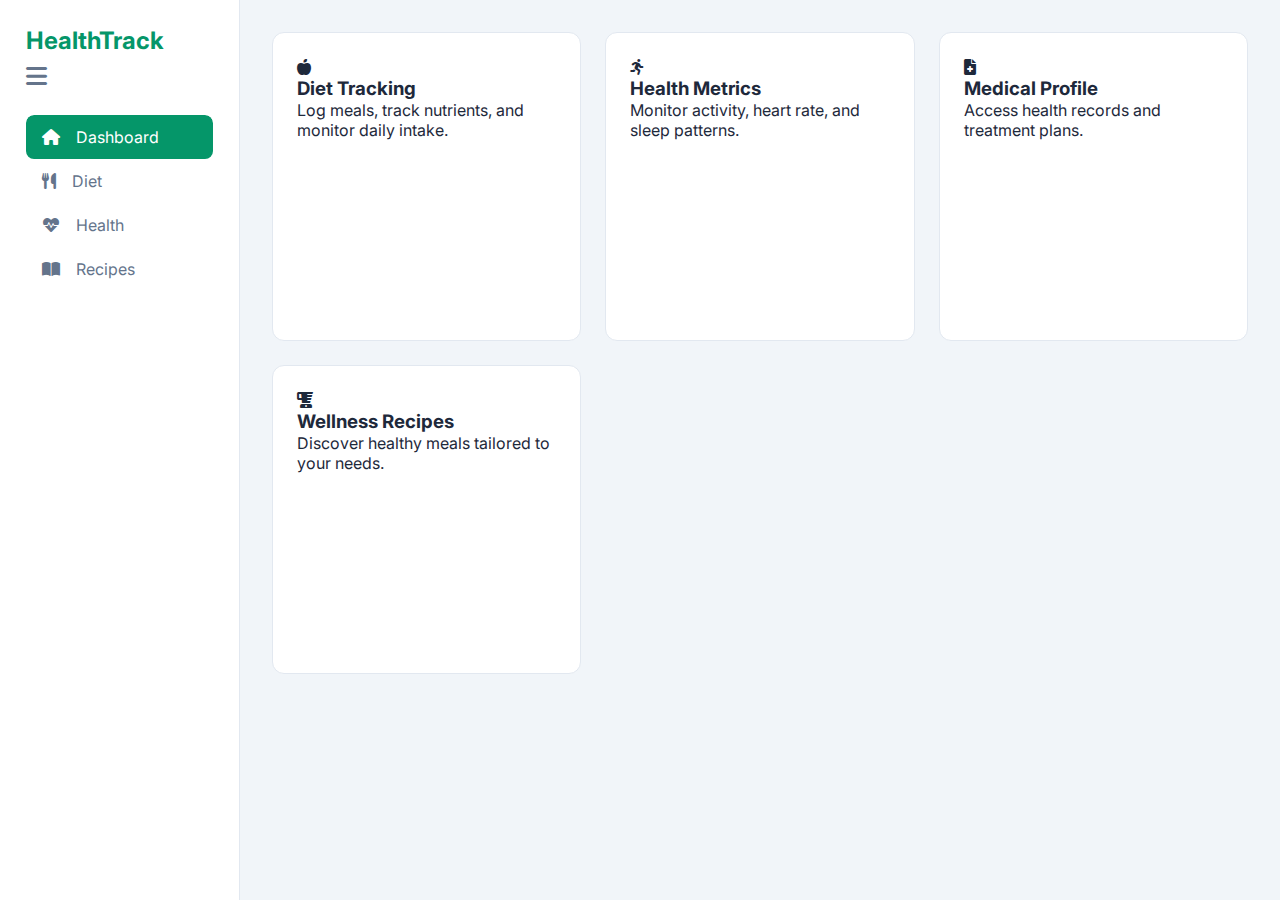
<file: frontend/homepage.html>
<!DOCTYPE html>
<html lang="en">
<head>
  <meta charset="UTF-8" />
  <meta name="viewport" content="width=device-width, initial-scale=1.0"/>
  <title>HealthTrack - Personalized Dashboard</title>
  <link href="https://fonts.googleapis.com/css2?family=Inter:wght@400;500;600&display=swap" rel="stylesheet" />
  <link rel="stylesheet" href="https://cdnjs.cloudflare.com/ajax/libs/font-awesome/6.0.0/css/all.min.css" />
  <style>
    :root {
      --primary: #059669;
      --secondary: #10B981;
      --surface: #ffffff;
      --background: #f1f5f9;
      --text: #1e293b;
      --muted: #64748b;
      --border: #e2e8f0;
      --card-hover-bg: linear-gradient(135deg, rgba(5,150,105,0.05), rgba(16,185,129,0.05));
    }
    
    * {
      box-sizing: border-box;
      margin: 0;
      padding: 0;
    }
    
    body {
      font-family: 'Inter', sans-serif;
      background: var(--background);
      color: var(--text);
      display: flex;
      min-height: 100vh;
      transition: background 0.3s ease;
    }
    
    /* Sidebar: fixed width; background changes based on nav state */
    .sidebar {
      width: 240px;
      position: fixed;
      top: 0;
      left: 0;
      height: 100vh;
      border-right: 1px solid var(--border);
      padding: 2%;
      background: var(--surface); /* White background by default because nav is open */
      transition: background 0.3s ease-in-out;
      display: flex;
      flex-direction: column;
      z-index: 10;
    }
    
    /* Heading row: aligns heading and menu button vertically */
    .heading-row {
      display: flex;
      flex-direction: column;
      align-items: flex-start;
      gap: 0.5rem;
      margin-bottom: 1rem;
    }
    
    .heading-row h2 {
      font-size: 1.5rem;
      color: var(--primary);
      margin: 0;
    }
    
    .menu-button {
      background: none;
      border: none;
      font-size: 1.5rem;
      cursor: pointer;
      color: var(--muted);
    }
    
    /* Nav container: open by default */
    .nav {
      list-style: none;
      opacity: 1;
      max-height: 500px; /* Enough to show all items */ 
      overflow: hidden;
      border-radius: 8px;
      transition: opacity 0.3s ease, max-height 0.3s ease;
      background: var(--surface);
      margin-top: 0.5rem;
    }
    
    /* When closed, nav gets hidden via JS toggle */
    .nav.closed {
      opacity: 0;
      max-height: 0;
      background: transparent;
    }
    
    .nav-item {
      display: flex;
      align-items: center;
      gap: 1rem;
      padding: 0.75rem 1rem;
      border-radius: 8px;
      color: var(--muted);
      text-decoration: none;
      transition: background 0.3s ease, color 0.3s ease;
    }
    
    .nav-item:hover {
      background: #f1f5f9;
      color: var(--primary);
    }
    
    .nav-item.active {
      background: var(--primary);
      color: #fff;
    }
    
    /* Main content styles */
    .main-content {
      flex-grow: 1;
      margin-left: 240px;
      padding: 2rem;
      transition: margin-left 0.3s ease;
    }
    
    .dashboard-grid {
      display: grid;
      grid-template-columns: repeat(auto-fit, minmax(280px, 1fr));
      gap: 1.5rem;
    }
    
    /* Health Card Design */
    .health-card {
      background: var(--surface);
      padding: 1.5rem;
      border-radius: 12px;
      border: 1px solid var(--border);
      transition: transform 0.3s ease-in-out, box-shadow 0.3s ease-in-out, background 0.3s ease-in-out;
      position: relative;
      overflow: hidden;
    }
    
    .health-card:hover {
      transform: scale(1.05);
      box-shadow: 0 10px 25px rgba(0, 0, 0, 0.15);
      background: var(--card-hover-bg);
    }
    
    .chart-placeholder {
      height: 160px;
      background: #f8fafc;
      border-radius: 8px;
      margin-top: 1rem;
      opacity: 0;
      transition: opacity 0.3s ease-in-out;
    }
    
    .health-card:hover .chart-placeholder {
      opacity: 1;
    }
    
    @media (max-width: 768px) {
      body {
        flex-direction: column;
      }
      .main-content {
        margin-left: 240px;
        padding: 1.5rem;
      }
    }
  </style>
</head>
<body>
  <!-- Sidebar Navigation -->
  <nav class="sidebar" id="sidebar">
    <div class="heading-row">
      <h2>HealthTrack</h2>
      <button class="menu-button" onclick="toggleNav()">
        <i class="fas fa-bars"></i>
      </button>
    </div>
    <!-- The nav is open by default. Toggle will add or remove the 'closed' class -->
    <ul class="nav" id="navList">
      <li>
        <a href="#" class="nav-item active">
          <i class="fas fa-home"></i>
          Dashboard
        </a>
      </li>
      <li>
        <a href="#" class="nav-item">
          <i class="fas fa-utensils"></i>
          Diet
        </a>
      </li>
      <li>
        <a href="#" class="nav-item">
          <i class="fas fa-heartbeat"></i>
          Health
        </a>
      </li>
      <!-- Updated: Recipes now points to recipes.html -->
      <li>
        <a href="recipes.html" class="nav-item">
          <i class="fas fa-book-open"></i>
          Recipes
        </a>
      </li>
    </ul>
  </nav>
  
  <!-- Main Content -->
  <main class="main-content">
    <div class="dashboard-grid">
      <!-- Diet Tracking Card -->
      <article class="health-card">
        <div class="card-header">
          <div class="card-icon">
            <i class="fas fa-apple-alt"></i>
          </div>
          <h3>Diet Tracking</h3>
        </div>
        <p>Log meals, track nutrients, and monitor daily intake.</p>
        <div class="chart-placeholder"></div>
      </article>
      
      <!-- Health Metrics Card -->
      <article class="health-card">
        <div class="card-header">
          <div class="card-icon">
            <i class="fas fa-running"></i>
          </div>
          <h3>Health Metrics</h3>
        </div>
        <p>Monitor activity, heart rate, and sleep patterns.</p>
        <div class="chart-placeholder"></div>
      </article>
      
      <!-- Medical Profile Card -->
      <article class="health-card">
        <div class="card-header">
          <div class="card-icon">
            <i class="fas fa-file-medical"></i>
          </div>
          <h3>Medical Profile</h3>
        </div>
        <p>Access health records and treatment plans.</p>
        <div class="chart-placeholder"></div>
      </article>
      
      <!-- Wellness Recipes Card -->
      <article class="health-card">
        <div class="card-header">
          <div class="card-icon">
            <i class="fas fa-blender"></i>
          </div>
          <h3>Wellness Recipes</h3>
        </div>
        <p>Discover healthy meals tailored to your needs.</p>
        <div class="chart-placeholder"></div>
      </article>
    </div>
  </main>
  
  <script>
    function toggleNav() {
      const navList = document.getElementById('navList');
      navList.classList.toggle('closed');
      
      // Toggle sidebar background based on nav state
      const sidebar = document.getElementById('sidebar');
      if (navList.classList.contains('closed')) {
        sidebar.style.background = 'transparent';
      } else {
        sidebar.style.background = 'var(--surface)';
      }
    }
  </script>
</body>
</html>
</file>
